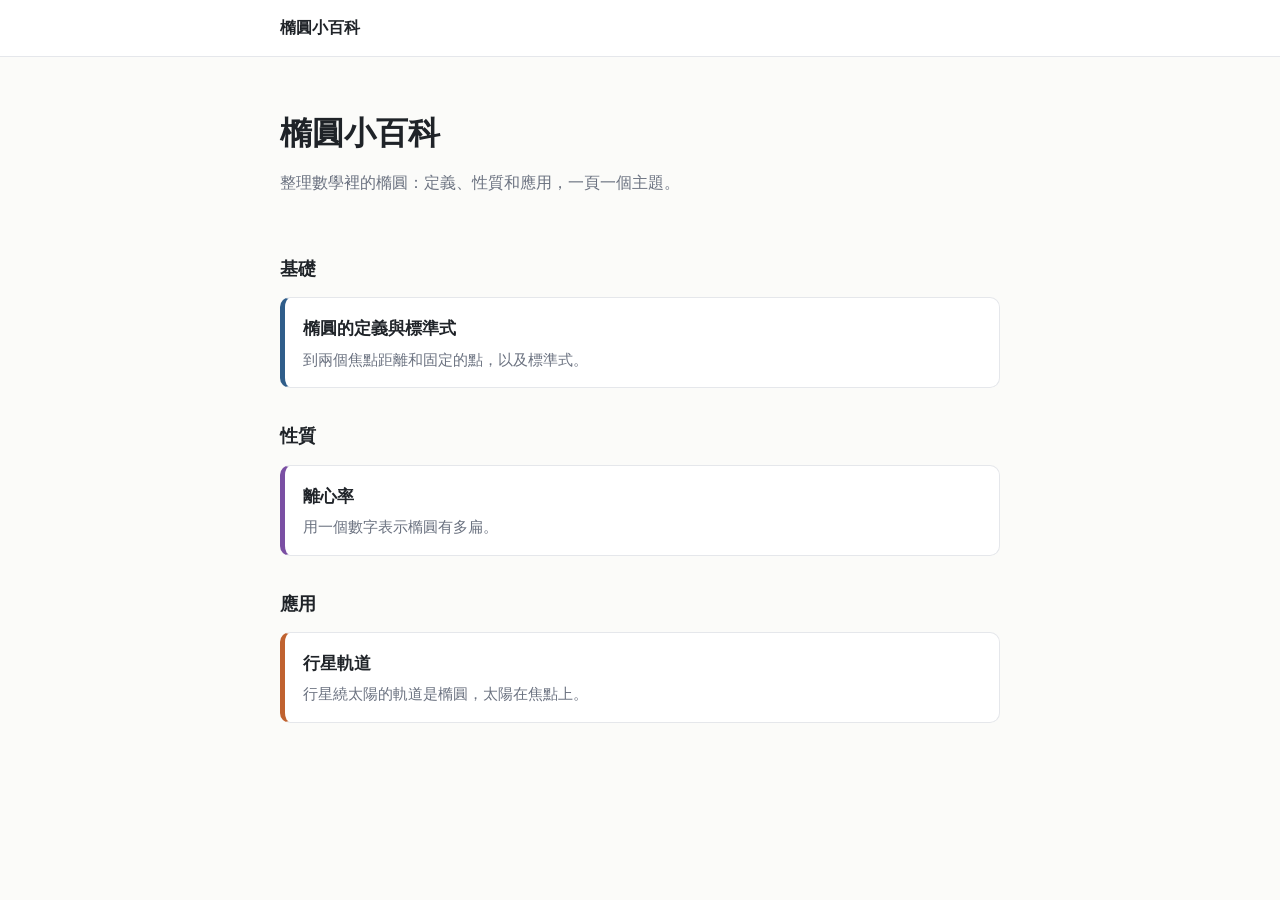
<file: index.html>
<!DOCTYPE html>
<html lang="zh-Hant">
<head>
  <meta charset="UTF-8">
  <meta name="viewport" content="width=device-width, initial-scale=1">
  <title>橢圓小百科</title>
  <link rel="stylesheet" href="style.css">
</head>
<body>
  <header class="site-header">
    <div class="container">
      <a class="site-title" href="index.html">橢圓小百科</a>
    </div>
  </header>

  <main class="container">
    <section class="hero">
      <h1>橢圓小百科</h1>
      <p>整理數學裡的橢圓：定義、性質和應用，一頁一個主題。</p>
    </section>

    <!-- 卡片由 main.js 自動產生 -->
    <div id="page-list"></div>
  </main>


  <script src="pages.js"></script>
  <script src="main.js"></script>
</body>
</html>
</file>
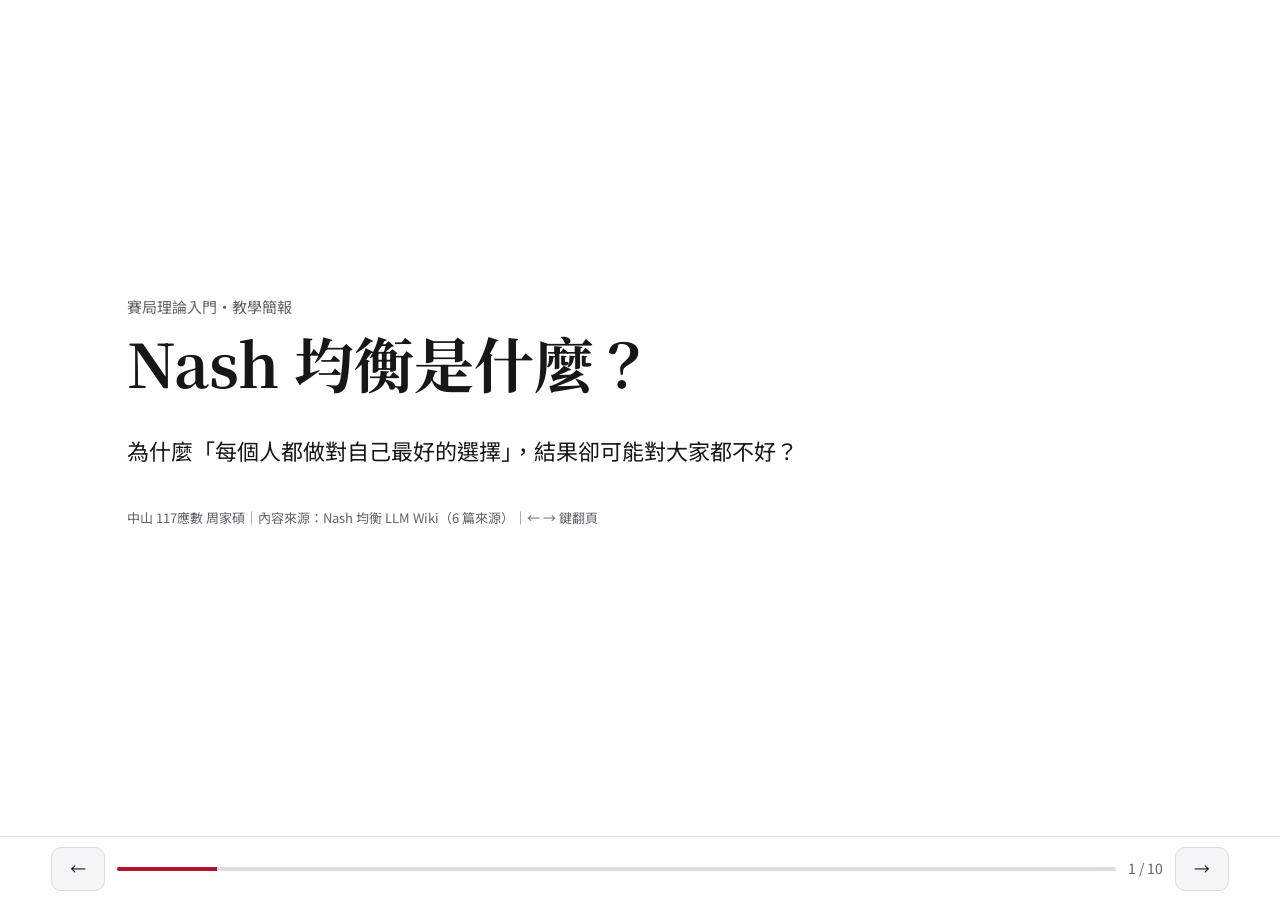
<file: nash-slides.html>
<!DOCTYPE html>
<html lang="zh-Hant"><head><meta charset="utf-8"><meta name="viewport" content="width=device-width,initial-scale=1">
<title>Nash 均衡是什麼</title>
<link rel="stylesheet" href="https://fonts.googleapis.com/css2?family=Noto+Sans+TC:wght@400;700&family=Noto+Serif+TC:wght@700&display=swap">
<style>
/* VOICE: 給完全沒學過的人上的一堂課，清楚、有耐心
   IDEA: 報酬矩陣——每張投影片像一格格子，紅筆圈出均衡
   PICTURE: 大的報酬矩陣與箭頭，紅圈標 NE
   COLOUR and TYPE: 白底墨字、深紅 accent；Noto Serif TC 標題 / Noto Sans TC 內文
   LAYOUT: 一次一張，底部頁碼與翻頁鈕；手機上單欄 */
:root{color-scheme:light dark;--bg:light-dark(#ffffff,#121214);--ink:light-dark(#17171a,#ececef);--mute:light-dark(#62626b,#a2a2ad);--line:light-dark(#dcdce2,#30303a);--acc:light-dark(#b3122e,#ff6b81);--soft:light-dark(#f5f5f7,#1c1c22)}
:root[data-theme=light]{color-scheme:light}:root[data-theme=dark]{color-scheme:dark}
*{box-sizing:border-box;min-width:0}
html,body{height:100%}
body{margin:0;background:var(--bg);color:var(--ink);font:18px/1.6 "Noto Sans TC",system-ui,sans-serif;overflow-x:clip}
.deck{min-height:calc(100vh - 64px);display:flex}
.s{display:none;flex:1;padding:clamp(24px,5vw,72px) max(6vw,18px);max-width:1180px;margin:0 auto;flex-direction:column;justify-content:center}
.s.on{display:flex}
h1{font:700 clamp(34px,6vw,60px)/1.1 "Noto Serif TC",serif;margin:0 0 16px;text-wrap:balance}
h2{font:700 clamp(26px,4vw,42px)/1.15 "Noto Serif TC",serif;margin:0 0 18px;text-wrap:balance}
.k{color:var(--mute);font-size:15px;margin-bottom:10px}
.lead{font-size:clamp(18px,2.2vw,22px);max-width:40em}
.two{display:grid;grid-template-columns:minmax(0,1fr) minmax(0,1fr);gap:clamp(20px,4vw,48px);align-items:center}
.box{background:var(--soft);border:1px solid var(--line);border-radius:12px;padding:16px 20px;margin:12px 0}
.hl{border-color:var(--acc)}
.big{font-size:clamp(22px,3vw,30px);text-align:center;padding:20px}
table{border-collapse:collapse;font-size:clamp(16px,2vw,20px);width:100%;max-width:520px}
th,td{border:2px solid var(--line);padding:14px 10px;text-align:center}
th{background:var(--soft);font-weight:700}
td.ne{outline:3px solid var(--acc);outline-offset:-6px;border-radius:4px;color:var(--acc);font-weight:700}
ul,ol{padding-left:1.2em}li{margin:6px 0}
.src{font-size:13px;color:var(--mute);margin-top:18px}
.acc{color:var(--acc);font-weight:700}
.bar{position:sticky;bottom:0;height:64px;display:flex;align-items:center;justify-content:space-between;gap:12px;padding:0 max(4vw,14px);border-top:1px solid var(--line);background:var(--bg)}
button{font:inherit;font-size:16px;min-width:44px;min-height:44px;padding:0 18px;border-radius:10px;border:1px solid var(--line);background:var(--soft);color:var(--ink);cursor:pointer}
button:focus-visible{outline:3px solid var(--acc);outline-offset:2px}
.prog{flex:1;height:4px;background:var(--line);border-radius:4px;overflow:hidden}.prog i{display:block;height:100%;background:var(--acc);transition:width .25s}
.n{font-size:14px;color:var(--mute);white-space:nowrap}
@media(prefers-reduced-motion:reduce){.prog i{transition:none}}
@media(max-width:700px){.two{grid-template-columns:1fr}body{font-size:17px}}
</style></head><body>
<div class="deck">

<section class="s" id="s1">
<div class="k">賽局理論入門・教學簡報</div>
<h1>Nash 均衡是什麼？</h1>
<p class="lead">為什麼「每個人都做對自己最好的選擇」，結果卻可能對大家都不好？</p>
<p class="src">中山 117應數 周家碩｜內容來源：Nash 均衡 LLM Wiki（6 篇來源）｜← → 鍵翻頁</p>
</section>

<section class="s" id="s2">
<h2>先問：什麼是「賽局」？</h2>
<div class="two"><div>
<p class="lead">只要你的結果<span class="acc">同時取決於你和別人的決定</span>，這就是一場賽局。</p>
<ul><li><b>玩家</b>：做決定的人（或公司）</li><li><b>策略</b>：每個人能做的選擇</li><li><b>報酬</b>：每種結果對每個人有多好</li></ul>
</div><div class="box">例子：剪刀石頭布、兩家手搖飲店要不要降價、約會要去看電影還是看球賽。</div></div>
<p class="src">Wiki 頁：nash-eq・history</p>
</section>

<section class="s" id="s3">
<h2>Nash 均衡：一句話版本</h2>
<div class="box hl big">大家都選好了，而且<br><span class="acc">沒有人能「自己一個人」改變選擇而變得更好</span></div>
<p class="lead">也就是：每個人的選擇，都是對「別人選擇」的最佳回應。像是一個沒人想先動的停止點。</p>
<details><summary>給想看數學的人</summary><p>策略組合 s* 是 Nash 均衡 ⇔ 對每個玩家 i 和任何策略 sᵢ：uᵢ(sᵢ*, s₋ᵢ*) ≥ uᵢ(sᵢ, s₋ᵢ*)。s₋ᵢ* 表示「其他人的策略」。</p></details>
<p class="src">Wiki 頁：nash-eq・best-response</p>
</section>

<section class="s" id="s4">
<h2>經典例子：囚犯困境</h2>
<div class="two"><div>
<p>兩個嫌犯分開偵訊，各自選「沉默」或「認罪」。格子裡是（A, B）坐牢年數，<b>越少越好</b>。</p>
<table><tr><th>A ＼ B</th><th>B 沉默</th><th>B 認罪</th></tr>
<tr><th>A 沉默</th><td>(2, 2)</td><td>(8, 0)</td></tr>
<tr><th>A 認罪</th><td>(0, 8)</td><td class="ne">(5, 5)</td></tr></table>
</div><div>
<p><b>站在 A 的角度想：</b></p>
<ul><li>B 認罪 → 我認罪 5 年 &lt; 沉默 8 年</li><li>B 沉默 → 我認罪 0 年 &lt; 沉默 2 年</li></ul>
<p>不管 B 怎麼做，認罪都比較好（<b>優勢策略</b>）。B 也一樣想 → 兩人都認罪。</p>
</div></div>
<p class="src">Wiki 頁：prisoners・dominant（數字依 S4 Lumen Learning）</p>
</section>

<section class="s" id="s5">
<h2>最重要的一課：均衡 ≠ 最好</h2>
<div class="two"><div>
<p class="lead">(認罪, 認罪) 是 Nash 均衡，每人坐 5 年。</p>
<p class="lead">但 (沉默, 沉默) 每人只坐 2 年——<span class="acc">對兩個人都更好！</span></p>
</div><div class="box hl">
<p><b>為什麼到不了？</b>因為如果對方沉默，我偷偷認罪就能 0 年。每個人都有偏離的誘因，合作不穩定。</p>
<p>Nash 均衡保證的是「<b>穩定</b>」，不是「<b>最好</b>」。</p></div></div>
<p class="src">Wiki 頁：prisoners・nash-eq</p>
</section>

<section class="s" id="s6">
<h2>如果找不到穩定的格子呢？</h2>
<div class="two"><div>
<p class="lead">剪刀石頭布：不管你固定出什麼，對手都能贏你 → 沒有「固定出招」的均衡。</p>
<p>解法：<b>混合策略</b>——用機率隨機出招。</p>
</div><div class="box hl big">剪刀、石頭、布<br>各出 <span class="acc">1/3</span></div></div>
<p>只要某一種出得比較多，對手就能專門剋你；各 1/3 時，你換任何出法期望值都一樣，沒人想偏離。</p>
<p class="src">Wiki 頁：mixed（S6 Britannica）</p>
</section>

<section class="s" id="s7">
<h2>Nash 證明了什麼？</h2>
<div class="box hl big">只要玩家數、策略數都是<span class="acc">有限</span>的，<br>允許混合策略，就<span class="acc">至少有一個</span> Nash 均衡</div>
<ul><li>注意是「至少一個」，不是「唯一」——可能有好幾個。</li><li>Nash 用的是數學上的<b>不動點定理</b>：把「每個人都對別人做最佳回應」想成一個函數的不動點。</li><li>論文 1950 年刊在 PNAS，只有一頁，1994 年因此獲得諾貝爾經濟學獎。</li></ul>
<p class="src">Wiki 頁：existence・history（S1 S2 S6）</p>
</section>

<section class="s" id="s8">
<h2>不只一個均衡：約會要去哪？</h2>
<div class="two"><div>
<table><tr><th>甲 ＼ 乙</th><th>電影</th><th>球賽</th></tr>
<tr><th>電影</th><td class="ne">(2, 1)</td><td>(0, 0)</td></tr>
<tr><th>球賽</th><td>(0, 0)</td><td class="ne">(1, 2)</td></tr></table>
</div><div>
<p>兩人都想在一起，但甲比較想看電影、乙比較想看球賽。</p>
<p><b>兩個 Nash 均衡</b>：一起看電影、一起看球賽。</p>
<p>Nash 均衡不會告訴你會落在哪一個——這時事先溝通或「有人帶頭」就很重要。</p>
</div></div>
<p class="src">Wiki 頁：coordination（S3 S5；數字為教學例）</p>
</section>

<section class="s" id="s9">
<h2>真實世界：兩家公司搶市場</h2>
<div class="two"><div>
<p>Cournot 模型（1838 年！）：兩家公司決定產量，價格 = 12 − 總產量。</p>
<ul><li><b>均衡</b>：各生產 4，價格 4，各賺 <span class="acc">16</span></li><li><b>勾結</b>：各生產 3，價格 6，各賺 18</li></ul>
</div><div class="box hl">
<p>勾結明明更賺，為什麼守不住？</p>
<p>如果對方乖乖生產 3，我偷偷生產 4.5 就能賺 <b>20.25</b>——每家都這樣想，最後又回到 (4, 4)。</p>
<p>→ 跟囚犯困境是同一個結構。</p></div></div>
<p class="src">Wiki 頁：cournot・best-response（S3 S5；數值例已計算驗證）</p>
</section>

<section class="s" id="s10">
<h2>今天帶走三件事</h2>
<ol class="lead">
<li><b>Nash 均衡</b> = 沒有人能單獨改變而變得更好的狀態。</li>
<li>均衡是<span class="acc">穩定</span>，不一定是<span class="acc">最好</span>（囚犯困境、Cournot）。</li>
<li>有限賽局一定至少有一個均衡，可能要用<b>機率</b>出招，也可能有<b>好幾個</b>。</li>
</ol>
<div class="box">小測驗：剪刀石頭布中，如果對手出石頭的機率是 1/2，你該怎麼出？（答案：一直出布——所以對手偏離 1/3 就會被利用。）</div>
<p class="src">完整內容與來源：Nash 均衡 LLM Wiki</p>
</section>

</div>
<div class="bar">
<button id="prev" aria-label="上一張">←</button>
<div class="prog"><i id="pg"></i></div>
<span class="n" id="num">1 / 10</span>
<button id="next" aria-label="下一張">→</button>
</div>
<script>{
const S=[...document.querySelectorAll('.s')];let i=0;
const go=n=>{i=Math.max(0,Math.min(S.length-1,n));S.forEach((s,k)=>s.classList.toggle('on',k===i));document.getElementById('num').textContent=(i+1)+' / '+S.length;document.getElementById('pg').style.width=((i+1)/S.length*100)+'%';if(location.hash!=='#'+S[i].id)history.replaceState(null,'','#'+S[i].id)};
document.getElementById('prev').onclick=()=>go(i-1);document.getElementById('next').onclick=()=>go(i+1);
addEventListener('keydown',e=>{if(e.key==='ArrowRight'||e.key===' '||e.key==='PageDown'){e.preventDefault();go(i+1)}if(e.key==='ArrowLeft'||e.key==='PageUp'){e.preventDefault();go(i-1)}});
const h=S.findIndex(s=>'#'+s.id===location.hash);go(h<0?0:h);
}</script>
</body></html>
</file>
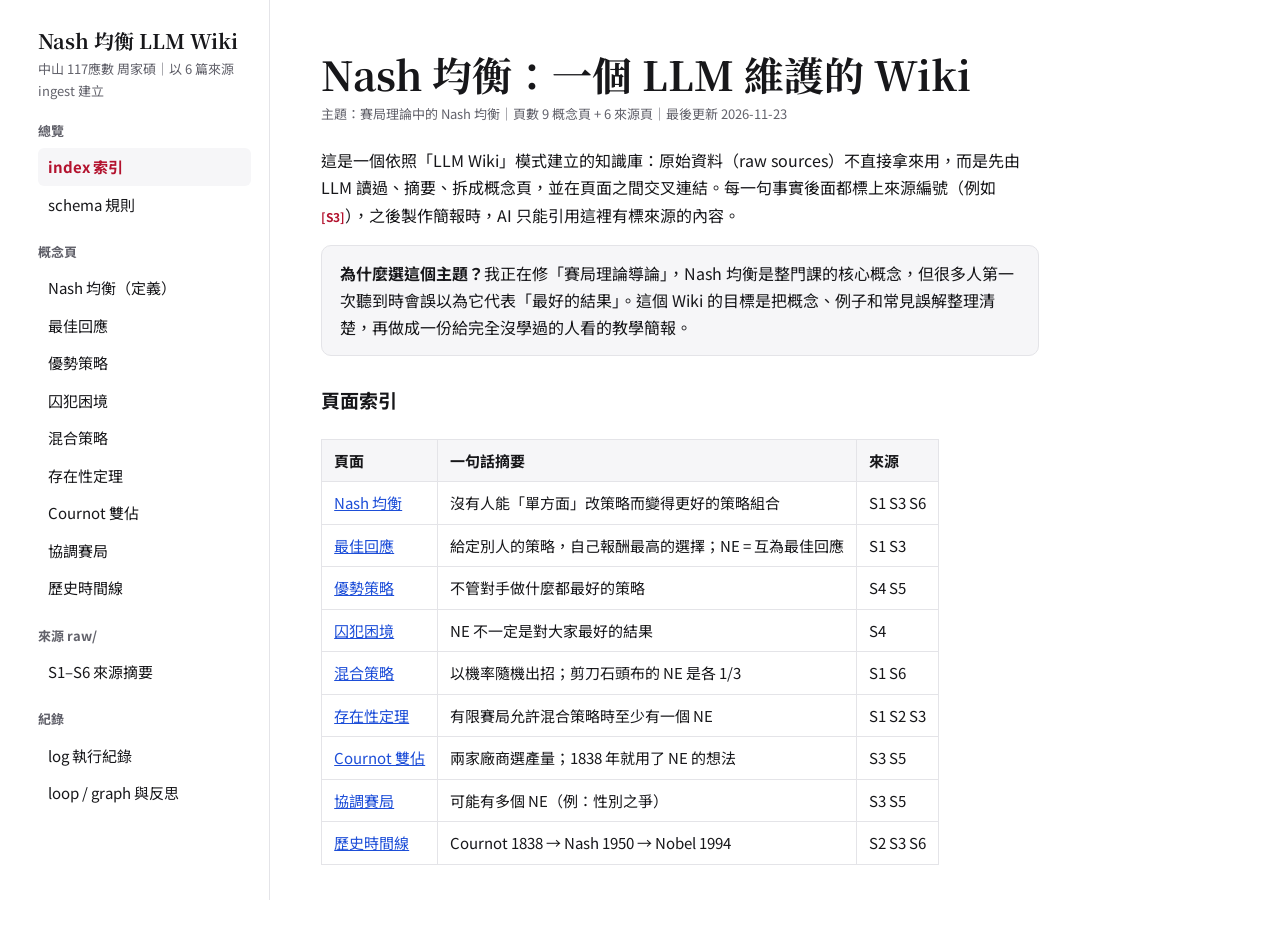
<file: nash-wiki.html>
<!DOCTYPE html>
<html lang="zh-Hant"><head><meta charset="utf-8"><meta name="viewport" content="width=device-width,initial-scale=1">
<title>Nash 均衡 LLM Wiki</title>
<link rel="stylesheet" href="https://fonts.googleapis.com/css2?family=Noto+Sans+TC:wght@400;700&family=Noto+Serif+TC:wght@700&display=swap">
<style>
/* VOICE: 安靜、學術的個人知識庫，像一本有索引的筆記本
   IDEA: 一本 wiki — 左邊索引、右邊頁面，每句話後面標來源編號
   PICTURE: 流程頁上的 ingest loop / 簡報 graph 圖
   COLOUR and TYPE: 白底墨字 + 深紅 accent（賽局報酬矩陣的紅筆），Noto Serif TC 標題 / Noto Sans TC 內文
   LAYOUT: 索引欄 + 單欄閱讀；<760px 索引變上方可橫捲列 */
:root{color-scheme:light dark;--bg:light-dark(#ffffff,#121214);--ink:light-dark(#17171a,#ececef);--mute:light-dark(#62626b,#a2a2ad);--line:light-dark(#e4e4e8,#2c2c33);--acc:light-dark(#b3122e,#ff6b81);--soft:light-dark(#f6f6f8,#1b1b20);--blue:light-dark(#1d4ed8,#8fb0ff)}
:root[data-theme=light]{color-scheme:light}:root[data-theme=dark]{color-scheme:dark}
*{box-sizing:border-box;min-width:0}
body{margin:0;background:var(--bg);color:var(--ink);font:16px/1.7 "Noto Sans TC",system-ui,sans-serif;overflow-x:clip}
a{color:var(--blue)}
.wrap{display:grid;grid-template-columns:250px minmax(0,1fr);max-width:1240px;margin:0 auto;min-height:100vh}
nav{border-right:1px solid var(--line);padding:28px 18px;position:sticky;top:0;height:100vh;overflow:auto}
nav h1{font:700 20px/1.3 "Noto Serif TC",serif;margin:0 0 4px}
nav p{color:var(--mute);font-size:13px;margin:0 0 18px}
nav h2{font-size:13px;color:var(--mute);margin:18px 0 6px;font-weight:700}
nav a{display:block;padding:6px 10px;border-radius:6px;text-decoration:none;color:var(--ink);font-size:15px}
nav a.on{background:var(--soft);color:var(--acc);font-weight:700}
main{padding:clamp(24px,4vw,56px);max-width:820px}
section{display:none}section.on{display:block}
h2.t{font:700 clamp(28px,4vw,40px)/1.15 "Noto Serif TC",serif;margin:0 0 6px;text-wrap:balance}
.meta{color:var(--mute);font-size:13px;margin-bottom:22px}
h3{font-size:19px;margin:28px 0 8px}
.src{font-size:12px;color:var(--acc);font-weight:700;white-space:nowrap}
.box{background:var(--soft);border:1px solid var(--line);border-radius:10px;padding:14px 18px;margin:16px 0}
table{border-collapse:collapse;margin:14px 0;font-size:15px}
th,td{border:1px solid var(--line);padding:8px 12px;text-align:center}
th{background:var(--soft)}
td.ne{color:var(--acc);font-weight:700}
.tbl td,.tbl th{text-align:left}
.scroll{overflow-x:auto}
.fig{margin:18px 0}.fig svg{width:100%;height:auto;display:block}
code{background:var(--soft);padding:1px 5px;border-radius:4px;font-size:14px}
pre{background:var(--soft);border:1px solid var(--line);border-radius:8px;padding:12px 14px;overflow-x:auto;font-size:13px;line-height:1.55}
.ok{color:#15803d;font-weight:700}.bad{color:var(--acc);font-weight:700}
@media(max-width:760px){.wrap{grid-template-columns:1fr}nav{position:static;height:auto;border-right:0;border-bottom:1px solid var(--line);padding:16px}
nav .links{display:flex;flex-wrap:wrap;gap:4px}nav h2{display:none}nav a{background:var(--soft);font-size:14px}}
</style></head><body>
<div class="wrap">
<nav>
<h1>Nash 均衡 LLM Wiki</h1>
<p>中山 117應數 周家碩｜以 6 篇來源 ingest 建立</p>
<div class="links">
<h2>總覽</h2>
<a href="#index">index 索引</a>
<a href="#schema">schema 規則</a>
<h2>概念頁</h2>
<a href="#nash-eq">Nash 均衡（定義）</a>
<a href="#best-response">最佳回應</a>
<a href="#dominant">優勢策略</a>
<a href="#prisoners">囚犯困境</a>
<a href="#mixed">混合策略</a>
<a href="#existence">存在性定理</a>
<a href="#cournot">Cournot 雙佔</a>
<a href="#coordination">協調賽局</a>
<a href="#history">歷史時間線</a>
<h2>來源 raw/</h2>
<a href="#sources">S1–S6 來源摘要</a>
<h2>紀錄</h2>
<a href="#log">log 執行紀錄</a>
<a href="#process">loop / graph 與反思</a>
</div>
</nav>
<main>

<section id="index">
<h2 class="t">Nash 均衡：一個 LLM 維護的 Wiki</h2>
<div class="meta">主題：賽局理論中的 Nash 均衡｜頁數 9 概念頁 + 6 來源頁｜最後更新 2026-11-23</div>
<p>這是一個依照「LLM Wiki」模式建立的知識庫：原始資料（raw sources）不直接拿來用，而是先由 LLM 讀過、摘要、拆成概念頁，並在頁面之間交叉連結。每一句事實後面都標上來源編號（例如 <span class="src">[S3]</span>），之後製作簡報時，AI 只能引用這裡有標來源的內容。</p>
<div class="box"><b>為什麼選這個主題？</b>我正在修「賽局理論導論」，Nash 均衡是整門課的核心概念，但很多人第一次聽到時會誤以為它代表「最好的結果」。這個 Wiki 的目標是把概念、例子和常見誤解整理清楚，再做成一份給完全沒學過的人看的教學簡報。</div>
<h3>頁面索引</h3>
<div class="scroll"><table class="tbl">
<tr><th>頁面</th><th>一句話摘要</th><th>來源</th></tr>
<tr><td><a href="#nash-eq">Nash 均衡</a></td><td>沒有人能「單方面」改策略而變得更好的策略組合</td><td>S1 S3 S6</td></tr>
<tr><td><a href="#best-response">最佳回應</a></td><td>給定別人的策略，自己報酬最高的選擇；NE = 互為最佳回應</td><td>S1 S3</td></tr>
<tr><td><a href="#dominant">優勢策略</a></td><td>不管對手做什麼都最好的策略</td><td>S4 S5</td></tr>
<tr><td><a href="#prisoners">囚犯困境</a></td><td>NE 不一定是對大家最好的結果</td><td>S4</td></tr>
<tr><td><a href="#mixed">混合策略</a></td><td>以機率隨機出招；剪刀石頭布的 NE 是各 1/3</td><td>S1 S6</td></tr>
<tr><td><a href="#existence">存在性定理</a></td><td>有限賽局允許混合策略時至少有一個 NE</td><td>S1 S2 S3</td></tr>
<tr><td><a href="#cournot">Cournot 雙佔</a></td><td>兩家廠商選產量；1838 年就用了 NE 的想法</td><td>S3 S5</td></tr>
<tr><td><a href="#coordination">協調賽局</a></td><td>可能有多個 NE（例：性別之爭）</td><td>S3 S5</td></tr>
<tr><td><a href="#history">歷史時間線</a></td><td>Cournot 1838 → Nash 1950 → Nobel 1994</td><td>S2 S3 S6</td></tr>
</table></div>
</section>

<section id="schema">
<h2 class="t">schema：這個 Wiki 的規則</h2>
<div class="meta">相當於給 AI 的 CLAUDE.md，每次 ingest / 查詢都先讀這頁</div>
<pre>1. raw/ 裡的來源只讀不改；每篇來源先寫成一頁「來源摘要」(S1, S2, ...)
2. 概念頁一個概念一頁；每句事實後面必須標 [S#]，沒有來源的句子不准寫
3. 新來源 ingest 時：更新所有相關概念頁，而不是只新增一頁
4. 若兩個來源說法不同（日期、數字、條件），在概念頁寫出「⚠ 來源差異」並保留兩種說法
5. 每次操作後在 log 頁追加一行：日期｜動作｜改了哪些頁｜lint 結果
6. lint 檢查：孤兒頁（沒有被連到）、缺來源的句子、過度概括（例如把「有限賽局」寫成「所有賽局」）
7. 簡報生成時只能引用概念頁的內容，每張投影片要對應到至少一個概念頁</pre>
<p>「先討論、後生成」：在寫任何頁面之前，我先和 AI 討論決定了三件事——(1) 讀者是完全沒學過賽局的人，所以每個定義都要配一個例子；(2) 要特別處理「NE ≠ 最好結果」這個誤解；(3) 數學只保留到高中程度（Cournot 用直線需求）。討論完才開始 ingest。</p>
</section>

<section id="nash-eq">
<h2 class="t">Nash 均衡（定義）</h2>
<div class="meta">連結：<a href="#best-response">最佳回應</a>・<a href="#existence">存在性定理</a>・<a href="#prisoners">囚犯困境</a></div>
<p><b>直觀定義：</b>在一個賽局中，如果每個玩家都已選好策略，而且在別人策略不變的前提下，沒有任何一個玩家能靠「自己單獨改變策略」得到更多，這組策略就是 Nash 均衡。<span class="src">[S3]</span> <span class="src">[S6]</span></p>
<p><b>數學定義：</b>策略組合 s* = (s₁*, …, sₙ*) 是 Nash 均衡，若對每個玩家 i 和他的任一策略 sᵢ：</p>
<div class="box" style="text-align:center;font-size:18px">uᵢ(sᵢ*, s₋ᵢ*) ≥ uᵢ(sᵢ, s₋ᵢ*)</div>
<p>s₋ᵢ* 表示「除了 i 以外所有人的策略」。等價說法：每個人的策略都是對其他人的<a href="#best-response">最佳回應</a>。<span class="src">[S1]</span></p>
<h3>重要但常被誤解的地方</h3>
<ul>
<li><b>它是「穩定」，不是「最好」。</b>NE 只保證沒人想單方面偏離，不保證總報酬最大；<a href="#prisoners">囚犯困境</a>就是反例。<span class="src">[S4]</span></li>
<li><b>「單方面」很關鍵。</b>兩個人同時改可能都更好，但這不違反 NE 的定義。<span class="src">[S3]</span></li>
<li><b>可能不只一個。</b>見<a href="#coordination">協調賽局</a>。<span class="src">[S5]</span></li>
<li>NE 是非合作賽局最常用的解概念（solution concept）。<span class="src">[S3]</span></li>
</ul>
</section>

<section id="best-response">
<h2 class="t">最佳回應（Best Response）</h2>
<div class="meta">連結：<a href="#nash-eq">Nash 均衡</a>・<a href="#cournot">Cournot</a></div>
<p>給定其他玩家的策略，讓自己報酬最高的策略叫做最佳回應。Nash 在 1950 年的論文中用「countering」描述這件事：一個策略組合如果「反制自己」（每個人的策略都是對其他人的最佳回應），就是均衡點。<span class="src">[S1]</span> <span class="src">[S2]</span></p>
<h3>怎麼在報酬矩陣找 NE（畫底線法）</h3>
<ol><li>固定對手的每一個策略，在自己的報酬中把最大的畫底線。</li><li>對手也做同樣的事。</li><li>兩個報酬都被畫底線的格子 = 純策略 NE。</li></ol>
<p>在 Cournot 模型中，最佳回應畫成曲線叫「反應曲線」（reaction curve），兩條曲線的交點就是均衡。<span class="src">[S5]</span></p>
</section>

<section id="dominant">
<h2 class="t">優勢策略（Dominant Strategy）</h2>
<div class="meta">連結：<a href="#prisoners">囚犯困境</a>・<a href="#nash-eq">Nash 均衡</a></div>
<p>不管對手做什麼，都是自己最好的選擇，就叫優勢策略。<span class="src">[S5]</span> 在囚犯困境中，「認罪」就是兩人各自的優勢策略。<span class="src">[S4]</span></p>
<div class="box"><b>與 NE 的關係：</b>如果每個玩家都有（嚴格）優勢策略，大家都用優勢策略的組合一定是 NE；但反過來不成立——很多賽局沒有優勢策略，仍然有 NE（例如<a href="#coordination">協調賽局</a>）。</div>
</section>

<section id="prisoners">
<h2 class="t">囚犯困境（Prisoner's Dilemma）</h2>
<div class="meta">連結：<a href="#dominant">優勢策略</a>・<a href="#nash-eq">Nash 均衡</a>｜數字採用 S4 的版本（坐牢年數，越少越好）</div>
<p>兩名嫌犯被分開偵訊，各自選擇「沉默」或「認罪」。<span class="src">[S4]</span></p>
<div class="scroll"><table>
<tr><th>A ＼ B</th><th>B 沉默</th><th>B 認罪</th></tr>
<tr><th>A 沉默</th><td>(2, 2)</td><td>(8, 0)</td></tr>
<tr><th>A 認罪</th><td>(0, 8)</td><td class="ne">(5, 5) ← NE</td></tr>
</table></div>
<p>從 A 的角度：若 B 認罪，A 認罪坐 5 年好過沉默 8 年；若 B 沉默，A 認罪 0 年好過 2 年。所以認罪是優勢策略，兩人都認罪，合計坐 10 年。<span class="src">[S4]</span></p>
<p><b>重點：</b>(認罪, 認罪) 是 NE，但 (沉默, 沉默) 對兩人都更好——合作的好處大於自利，卻無法靠自利達成。<span class="src">[S4]</span></p>
<p><b>真實例子：</b>寡占廠商若都壓低產量可像獨占一樣賺錢，但各自都有增產的誘因，最後落在獲利較低的 NE。<span class="src">[S4]</span></p>
<p class="bad">⚠ 來源差異：不同教材的坐牢年數不同（有的用 1/3/10 年），但結構相同。本 Wiki 一律用 S4 的數字，避免簡報前後不一致。</p>
</section>

<section id="mixed">
<h2 class="t">混合策略（Mixed Strategy）</h2>
<div class="meta">連結：<a href="#existence">存在性定理</a></div>
<p>混合策略是對純策略的機率分配；此時玩家的報酬是期望值。<span class="src">[S1]</span></p>
<p><b>例：剪刀石頭布。</b>沒有純策略 NE（不管你固定出什麼，對手都能贏你）。它的 NE 是每個人各以 1/3 的機率出三種拳——只要某一種出得比較多，對手就能利用。<span class="src">[S6]</span></p>
<div class="box">驗證：對手各 1/3 時，你出任何拳的期望報酬都是 0，所以沒有哪個偏離能更好 → 符合 NE 定義。</div>
</section>

<section id="existence">
<h2 class="t">Nash 存在性定理</h2>
<div class="meta">連結：<a href="#mixed">混合策略</a>・<a href="#history">歷史</a></div>
<p><b>定理：</b>每個有限賽局（玩家數有限、每人純策略數有限）在允許混合策略時，至少有一個 Nash 均衡。<span class="src">[S3]</span> <span class="src">[S6]</span></p>
<p>Nash 的證明把「每個策略組合 → 它的最佳回應集合」看成乘積空間到自身的對應，再用不動點定理（Kakutani）得到不動點，這個不動點就是均衡點。<span class="src">[S1]</span></p>
<p>意義：在 Nash 之前，von Neumann–Morgenstern 的均衡理論主要侷限在「二人零和」賽局；Nash 的定義沒有限制報酬結構或玩家人數。<span class="src">[S2]</span></p>
<p class="bad">⚠ lint 修正紀錄：第一版寫成「每個賽局都有 NE」，被 lint 抓到過度概括（無限賽局不一定有），已改成上面的條件版本。</p>
</section>

<section id="cournot">
<h2 class="t">Cournot 雙佔模型</h2>
<div class="meta">連結：<a href="#best-response">最佳回應</a>・<a href="#prisoners">囚犯困境</a></div>
<p>兩家廠商同時決定產量，各自追求自己的利潤最大。Cournot 均衡：給定對手產量，沒有廠商能靠改變自己產量提高利潤。<span class="src">[S5]</span> 這個想法 1838 年就由 Cournot 提出，比 Nash 早一百多年。<span class="src">[S3]</span></p>
<h3>簡單數值例（自行計算，已用程式驗證）</h3>
<p>市場價格 P = 12 − (q₁ + q₂)，成本為 0。廠商 1 的利潤 π₁ = q₁(12 − q₁ − q₂)。</p>
<ul>
<li>最佳回應：q₁ = (12 − q₂)/2，同理 q₂ = (12 − q₁)/2</li>
<li>解聯立：q₁ = q₂ = 4，價格 4，各賺 16 → <b>Cournot–Nash 均衡</b></li>
<li>若兩家勾結各生產 3（合計 6 = 獨占產量）：價格 6，各賺 18，更好</li>
<li>但如果對手生產 3，我的最佳回應是 4.5，利潤 20.25 &gt; 18 → 勾結不穩定</li>
</ul>
<p>這和囚犯困境一樣：合作更好，但每個人都有偏離的誘因。勾結之難與均衡和獨占、完全競爭的福利比較是 S5 課堂的重點。<span class="src">[S5]</span></p>
</section>

<section id="coordination">
<h2 class="t">協調賽局與多重均衡</h2>
<div class="meta">連結：<a href="#nash-eq">Nash 均衡</a></div>
<p>協調賽局中雙方都想選一樣的，但可能各有偏好；例如「性別之爭」（Battle of the Sexes）。<span class="src">[S3]</span> <span class="src">[S5]</span></p>
<div class="scroll"><table>
<tr><th>甲 ＼ 乙</th><th>看電影</th><th>看球賽</th></tr>
<tr><th>看電影</th><td class="ne">(2, 1) NE</td><td>(0, 0)</td></tr>
<tr><th>看球賽</th><td>(0, 0)</td><td class="ne">(1, 2) NE</td></tr>
</table></div>
<p>兩個純策略 NE：都去看電影、都去看球賽。NE 本身無法告訴我們會落在哪一個——這時「領導」或事前溝通就很重要。<span class="src">[S5]</span></p>
<p class="mute" style="color:var(--mute);font-size:14px">（矩陣數字為本 Wiki 自編的教學例子。）</p>
</section>

<section id="history">
<h2 class="t">歷史時間線</h2>
<div class="scroll"><table class="tbl">
<tr><th>年份</th><th>事件</th><th>來源</th></tr>
<tr><td>1838</td><td>Cournot 在寡占理論中使用了均衡的想法</td><td>S3</td></tr>
<tr><td>1944</td><td>von Neumann &amp; Morgenstern《賽局理論與經濟行為》，主要處理二人零和</td><td>S2</td></tr>
<tr><td>1949/11</td><td>Nash 的論文由 Lefschetz 提交給 PNAS</td><td>S1</td></tr>
<tr><td>1950/01</td><td>〈Equilibrium Points in N-Person Games〉刊出（PNAS 36(1): 48–49），只有一頁</td><td>S1 S2</td></tr>
<tr><td>1951</td><td>完整版〈Non-Cooperative Games〉刊於 Annals of Mathematics</td><td>S1</td></tr>
<tr><td>1994</td><td>Nash 與 Selten、Harsanyi 共同獲諾貝爾經濟學獎</td><td>S6</td></tr>
</table></div>
<p class="bad">⚠ 來源差異：有些網站說論文「1949 年發表」，那是提交日期；正式刊出是 1950 年 1 月。本 Wiki 兩者都列出。</p>
</section>

<section id="sources">
<h2 class="t">來源摘要（raw → S1–S6）</h2>
<div class="meta">共 ingest 6 篇（作業要求至少 5 篇）</div>
<h3>S1｜Nash (1950) Equilibrium Points in N-Person Games, PNAS</h3>
<p><a href="https://pmc.ncbi.nlm.nih.gov/articles/PMC1063129">pmc.ncbi.nlm.nih.gov/articles/PMC1063129</a>｜原始論文。定義 n 人賽局、混合策略與期望報酬；用「countering n-tuple」定義均衡點；以不動點論證存在性。</p>
<h3>S2｜Holt &amp; Roth (2004) The Nash equilibrium: A perspective, PNAS</h3>
<p><a href="https://pmc.ncbi.nlm.nih.gov/articles/PMC384684">pmc.ncbi.nlm.nih.gov/articles/PMC384684</a>｜回顧文章。說明 Nash 之前的均衡侷限於二人零和、Nash 的推廣與後續影響。</p>
<h3>S3｜Wikipedia: Nash equilibrium</h3>
<p><a href="https://en.wikipedia.org/wiki/Nash_equilibrium">en.wikipedia.org/wiki/Nash_equilibrium</a>｜定義、應用（性別之爭、交通流）、Cournot 1838、有限賽局存在 NE。</p>
<h3>S4｜Lumen Learning: Prisoner's Dilemma（Microeconomics）</h3>
<p><a href="https://courses.lumenlearning.com/wm-microeconomics/chapter/prisoners-dilemma/">courses.lumenlearning.com/wm-microeconomics/chapter/prisoners-dilemma/</a>｜囚犯困境故事與報酬表、優勢策略、寡占勾結例子。</p>
<h3>S5｜Yale Open Courses ECON 159 Lecture 6: Nash Equilibrium: Dating and Cournot</h3>
<p><a href="https://oyc.yale.edu/node/997">oyc.yale.edu/node/997</a>｜協調賽局、性別之爭、Cournot 雙佔的數學與勾結困難；補充 MIT 14.01 講義的 Cournot 均衡與反應曲線定義（<a href="https://ocw.mit.edu/courses/14-01-principles-of-microeconomics-fall-2023/mit14_01_f23_lec13.pdf">MIT OCW</a>）。</p>
<h3>S6｜Britannica: Nash equilibrium</h3>
<p><a href="https://www.britannica.com/topic/Nash-solution">britannica.com/topic/Nash-solution</a>｜白話定義、剪刀石頭布的 1/3 混合均衡、1994 諾貝爾獎、存在性定理條件。</p>
</section>

<section id="log">
<h2 class="t">log：一次實際執行紀錄</h2>
<div class="meta">2026-11-23 晚間，一次完整執行（ingest → 生成簡報）</div>
<div class="scroll"><table class="tbl">
<tr><th>#</th><th>動作</th><th>更新的頁面</th><th>檢查結果</th></tr>
<tr><td>0</td><td>討論：決定讀者、範圍、要處理的誤解</td><td>schema</td><td class="ok">OK</td></tr>
<tr><td>1</td><td>ingest S3 Wikipedia</td><td>新建 nash-eq、coordination、history</td><td class="ok">OK</td></tr>
<tr><td>2</td><td>ingest S1 Nash 原論文</td><td>新建 best-response、mixed、existence；更新 nash-eq、history</td><td class="bad">lint ✗ existence 寫「每個賽局都有 NE」→ 過度概括；回到該頁改成「有限賽局＋混合策略」</td></tr>
<tr><td>3</td><td>ingest S2 Holt &amp; Roth</td><td>更新 existence、history</td><td class="bad">lint ✗ 論文年份 1949 vs 1950 衝突 → 加「⚠ 來源差異」，兩者都列</td></tr>
<tr><td>4</td><td>ingest S4 Lumen 囚犯困境</td><td>新建 prisoners、dominant；更新 nash-eq</td><td class="ok">OK（記錄數字版本）</td></tr>
<tr><td>5</td><td>ingest S5 Yale + MIT</td><td>新建 cournot；更新 coordination、best-response、dominant</td><td class="bad">lint ✗ cournot 頁有數值例但沒有來源 → 改標「自行計算」並用程式驗證</td></tr>
<tr><td>6</td><td>ingest S6 Britannica</td><td>更新 mixed、existence、history</td><td class="ok">OK；孤兒頁檢查 0 個</td></tr>
<tr><td>7</td><td>簡報：依 index 規劃 10 張大綱</td><td>—</td><td class="ok">每張都對應 ≥1 概念頁</td></tr>
<tr><td>8</td><td>簡報：逐張 查詢 Wiki → 草稿 → 檢查</td><td>—</td><td class="bad">第 4 張（囚犯困境）草稿用了 1/3/10 年的數字，與 Wiki 不符 → 退回重寫；第 7 張（存在性）草稿又寫「一定有唯一 NE」→ 退回</td></tr>
<tr><td>9</td><td>簡報：新手可讀性檢查</td><td>—</td><td class="bad">第 3 張直接出現 uᵢ(sᵢ*, s₋ᵢ*) 符號 → 改成先白話、再放公式</td></tr>
<tr><td>10</td><td>組合 HTML、瀏覽檢查（鍵盤翻頁、手機寬度）</td><td>—</td><td class="ok">OK，發布</td></tr>
</table></div>
</section>

<section id="process">
<h2 class="t">loop / graph 設計與反思</h2>
<div class="meta">流程分成兩段：A. 建 Wiki 的 ingest loop；B. 產生簡報的 graph</div>
<div class="fig"><svg viewBox="0 0 760 420" role="img" aria-label="流程圖">
<defs><marker id="ar" viewBox="0 0 10 10" refX="9" refY="5" markerWidth="7" markerHeight="7" orient="auto"><path d="M0 0L10 5L0 10z" fill="currentColor"/></marker></defs>
<g font-family="Noto Sans TC,sans-serif" font-size="14" fill="currentColor" style="color:var(--ink)">
<text x="10" y="22" font-weight="700" font-size="15">A. Ingest loop（每篇來源跑一次，共 6 次）</text>
<g stroke="currentColor" fill="none" stroke-width="1.5">
<rect x="10" y="40" width="120" height="48" rx="8"/><rect x="160" y="40" width="130" height="48" rx="8"/><rect x="320" y="40" width="130" height="48" rx="8"/><rect x="480" y="40" width="120" height="48" rx="8" style="stroke:var(--acc)"/><rect x="630" y="40" width="120" height="48" rx="8"/>
<path d="M130 64H158M290 64H318M450 64H478M600 64H628" marker-end="url(#ar)"/>
<path d="M540 88V120H385V90" marker-end="url(#ar)" style="stroke:var(--acc)" stroke-dasharray="5 4"/>
<path d="M690 88V140H70V90" marker-end="url(#ar)" stroke-dasharray="5 4"/>
</g>
<text x="70" y="69" text-anchor="middle">取得來源</text><text x="225" y="69" text-anchor="middle">寫來源摘要 S#</text><text x="385" y="69" text-anchor="middle">更新概念頁</text><text x="540" y="69" text-anchor="middle" style="fill:var(--acc)">lint 檢查</text><text x="690" y="69" text-anchor="middle">寫 log</text>
<text x="462" y="114" text-anchor="middle" font-size="12" style="fill:var(--acc)">✗ 退回修改</text>
<text x="380" y="158" text-anchor="middle" font-size="12">下一篇來源</text>
<text x="10" y="210" font-weight="700" font-size="15">B. 簡報 graph（每張投影片跑一次內圈）</text>
<g stroke="currentColor" fill="none" stroke-width="1.5">
<rect x="10" y="230" width="110" height="48" rx="8"/><rect x="150" y="230" width="110" height="48" rx="8"/><rect x="290" y="230" width="110" height="48" rx="8"/><rect x="430" y="230" width="130" height="48" rx="8" style="stroke:var(--acc)"/><rect x="590" y="230" width="160" height="48" rx="8"/>
<path d="M120 254H148M260 254H288M400 254H428M560 254H588" marker-end="url(#ar)"/>
<path d="M495 278V320H205V280" marker-end="url(#ar)" style="stroke:var(--acc)" stroke-dasharray="5 4"/>
<rect x="590" y="330" width="160" height="48" rx="8"/>
<path d="M670 278V328" marker-end="url(#ar)"/>
</g>
<text x="65" y="259" text-anchor="middle">規劃大綱</text><text x="205" y="259" text-anchor="middle">查詢 Wiki</text><text x="345" y="259" text-anchor="middle">寫草稿</text><text x="495" y="252" text-anchor="middle" style="fill:var(--acc)">檢查</text><text x="495" y="270" text-anchor="middle" font-size="11" style="fill:var(--acc)">事實/一致/可讀</text><text x="670" y="259" text-anchor="middle">組合 HTML</text><text x="670" y="359" text-anchor="middle">瀏覽檢查→發布</text>
<text x="350" y="314" text-anchor="middle" font-size="12" style="fill:var(--acc)">✗ 退回（最多 2 次）</text>
</g></svg></div>

<h3>流程文字說明</h3>
<p><b>取得資料 → 寫來源摘要 → 更新概念頁 → lint 檢查 → 記 log</b>（Wiki 階段）<br><b>規劃大綱 → 查詢 Wiki → 寫草稿 → 檢查 → 組合 HTML → 瀏覽檢查</b>（簡報階段）</p>
<h3>哪些步驟會重複執行？</h3>
<ul><li>Ingest loop 整圈對每篇來源跑一次（6 次）；每次都會回頭更新<b>舊的</b>概念頁，而不是只新增頁面。</li>
<li>簡報 graph 的「查詢 Wiki → 寫草稿 → 檢查」對每張投影片跑一次（10 次）。</li></ul>
<h3>哪些地方需要檢查或重新生成？</h3>
<ul><li><b>lint（Wiki 階段）：</b>有沒有沒標來源的句子、過度概括、來源間矛盾、孤兒頁。不通過就退回「更新概念頁」。</li>
<li><b>投影片檢查：</b>(1) 每個事實能否在 Wiki 找到對應頁；(2) 數字是否和 Wiki 一致；(3) 新手看不看得懂（有沒有未解釋的符號）。不通過就退回「查詢 Wiki」重寫，最多 2 次，仍失敗就標記人工處理。</li>
<li><b>最後瀏覽檢查：</b>實際開頁面確認能翻頁、手機寬度不跑版。</li></ul>
<h3>為什麼這樣設計？</h3>
<p>簡報的品質上限取決於 Wiki 的品質。如果錯誤在 Wiki 裡，簡報再怎麼檢查都只會「忠實地」複製錯誤，所以把最重的檢查（來源標註、過度概括）放在 ingest 階段；簡報階段只需要檢查「有沒有超出 Wiki」和「讀者看不看得懂」。逐張檢查而不是最後整份檢查，是因為錯誤越早抓到，重寫的範圍越小。</p>

<h3>反思</h3>
<div class="box">
<p><b>Q1 哪一個節點最常出錯？</b><br>「寫草稿」節點（簡報階段）。這次 10 張裡有 3 張被退回：AI 會用自己記得的「常見版本」取代 Wiki 內容（囚犯困境換成 1/3/10 年的數字），或把定理說得太強（「一定有唯一 NE」），或直接丟出新手看不懂的符號。共同原因是：草稿階段 AI 會從自己的訓練知識補內容，而不是只用 Wiki。</p>
<p><b>Q2 發現問題後，把檢查往前移到了哪一個步驟？</b><br>移到 <b>ingest 階段的 lint</b>。我發現草稿出錯的兩個地方（數字版本、定理條件），根源都是 Wiki 頁面寫得不夠明確——例如囚犯困境頁原本沒註明「本 Wiki 統一使用 S4 數字」，存在性定理頁一開始就寫錯過。所以我在 schema 加了規則 4（來源差異要明寫）和規則 6（lint 要抓過度概括），讓問題在 Wiki 裡就被擋下。</p>
<p><b>Q3 有沒有因此修改 workflow / graph？為什麼？</b><br>有，改了兩處：<br>① 原本的流程是「全部 10 張寫完 → 最後一次檢查」，改成<b>每張投影片寫完就檢查</b>（內圈 loop），因為第一次跑時整份重寫成本太高。<br>② 草稿 prompt 加上「每個事實必須附上對應 Wiki 頁 id，找不到就不准寫」，把「事實是否來自 Wiki」從檢查節點的事後判斷，變成草稿節點的前置條件。修改後重跑，事實類退回從 2 張降到 0 張，只剩可讀性問題。</p>
</div>
</section>

</main></div>
<script>{
const secs=[...document.querySelectorAll('section')],links=[...document.querySelectorAll('nav a')];
const show=()=>{const id=(location.hash||'#index').slice(1);const t=secs.find(s=>s.id===id)?id:'index';secs.forEach(s=>s.classList.toggle('on',s.id===t));links.forEach(a=>a.classList.toggle('on',a.getAttribute('href')==='#'+t));window.scrollTo(0,0)};
addEventListener('hashchange',show);show();
}</script>
</body></html>
</file>
<file: style.css>
/* ===== 1. 變數 ===== */
:root {
  --bg: #fbfbf9;
  --surface: #ffffff;
  --text: #1f2328;
  --muted: #6b7280;
  --border: #e5e7eb;
  --accent: #2f5d8a;

  /* 分類主題色（新增課程時在此加變數） */
  --c-basics: #2f5d8a;
  --c-properties: #7a4fa3;
  --c-applications: #c0622f;

  /* 區塊色 */
  --def: #2f5d8a;
  --thm: #7a4fa3;
  --ex: #2f7d6d;
  --warn: #b4472f;

  --radius: 10px;
  --maxw: 760px;
  font-family: -apple-system, BlinkMacSystemFont, "Segoe UI", "Noto Sans TC",
    "PingFang TC", "Microsoft JhengHei", sans-serif;
}

@media (prefers-color-scheme: dark) {
  :root {
    --bg: #15171a;
    --surface: #1d2024;
    --text: #e6e6e6;
    --muted: #9aa0a6;
    --border: #2e3237;
    --accent: #7fb0e0;
  }
}

/* ===== 2. 基本 ===== */
* { box-sizing: border-box; }
body {
  margin: 0;
  background: var(--bg);
  color: var(--text);
  line-height: 1.75;
}
a { color: var(--accent); }
.container { max-width: var(--maxw); margin: 0 auto; padding: 0 20px; }

/* ===== 3. 頁首 / 頁尾 ===== */
.site-header {
  border-bottom: 1px solid var(--border);
  background: var(--surface);
}
.site-header .container {
  display: flex; align-items: center; justify-content: space-between;
  height: 56px;
}
.site-title { font-weight: 700; text-decoration: none; color: var(--text); }
.site-footer {
  margin-top: 64px; padding: 24px 0;
  border-top: 1px solid var(--border);
  color: var(--muted); font-size: 0.875rem; text-align: center;
}

/* ===== 4. 首頁 ===== */
.hero { padding: 48px 0 24px; }
.hero h1 { margin: 0 0 8px; font-size: 2rem; }
.hero p { margin: 0; color: var(--muted); }


.group h2 { font-size: 1.15rem; margin: 32px 0 12px; }
.cards { display: grid; gap: 12px; }
.card {
  display: block; text-decoration: none; color: inherit;
  background: var(--surface); border: 1px solid var(--border);
  border-left: 5px solid var(--course-color, var(--accent));
  border-radius: var(--radius); padding: 14px 18px;
  transition: transform .15s, box-shadow .15s;
}
.card:hover { transform: translateY(-2px); box-shadow: 0 4px 14px rgba(0,0,0,.06); }
.card-meta { font-size: 0.8rem; color: var(--muted); }
.card h3 { margin: 2px 0 4px; font-size: 1.05rem; }
.card p { margin: 0; font-size: 0.92rem; color: var(--muted); }
.tags { margin-top: 8px; display: flex; flex-wrap: wrap; gap: 6px; }
.tag {
  font-size: 0.75rem; padding: 2px 8px; border-radius: 999px;
  background: var(--bg); border: 1px solid var(--border); color: var(--muted);
}
.empty { color: var(--muted); padding: 24px 0; }

/* 分類主題色對應 */
[data-cat="basics"] { --course-color: var(--c-basics); }
[data-cat="properties"] { --course-color: var(--c-properties); }
[data-cat="applications"] { --course-color: var(--c-applications); }

/* ===== 5. 筆記頁 ===== */
.note-header { padding: 40px 0 8px; }
.course-label {
  display: inline-block; font-size: 0.8rem; font-weight: 600;
  color: #fff; background: var(--course-color, var(--accent));
  padding: 2px 10px; border-radius: 999px;
}
.note-header h1 { margin: 10px 0 4px; font-size: 1.8rem; line-height: 1.35; }
.note-meta { color: var(--muted); font-size: 0.875rem; }

article h2 { margin-top: 36px; font-size: 1.25rem; }

.summary {
  background: var(--surface); border: 1px solid var(--border);
  border-radius: var(--radius); padding: 4px 20px; margin: 24px 0;
}
.summary h2 { margin-top: 16px; font-size: 1rem; }

.box {
  background: var(--surface); border: 1px solid var(--border);
  border-left: 4px solid var(--box-color); border-radius: var(--radius);
  padding: 4px 18px; margin: 18px 0; overflow-x: auto;
}
.box-title { font-weight: 700; color: var(--box-color); margin: 12px 0 4px; }
.box.def { --box-color: var(--def); }
.box.thm { --box-color: var(--thm); }
.box.ex { --box-color: var(--ex); }
.box.warn { --box-color: var(--warn); }

details.proof {
  border: 1px dashed var(--border); border-radius: var(--radius);
  padding: 8px 18px; margin: 12px 0 18px;
}
details.proof summary { cursor: pointer; color: var(--muted); font-weight: 600; }
details.proof[open] summary { margin-bottom: 8px; }

.refs { margin-top: 36px; font-size: 0.92rem; }

/* 上一篇 / 下一篇（由 main.js 產生） */
.pager { display: flex; justify-content: space-between; gap: 12px; margin-top: 40px; }
.pager a {
  flex: 1; text-decoration: none; color: inherit;
  border: 1px solid var(--border); border-radius: var(--radius);
  padding: 12px 16px; background: var(--surface);
}
.pager a.next { text-align: right; }
.pager small { display: block; color: var(--muted); }

/* ===== 6. RWD ===== */
@media (max-width: 640px) {
  .hero h1 { font-size: 1.6rem; }
  .note-header h1 { font-size: 1.45rem; }
  .pager { flex-direction: column; }
  .pager a.next { text-align: left; }
}
</file>
